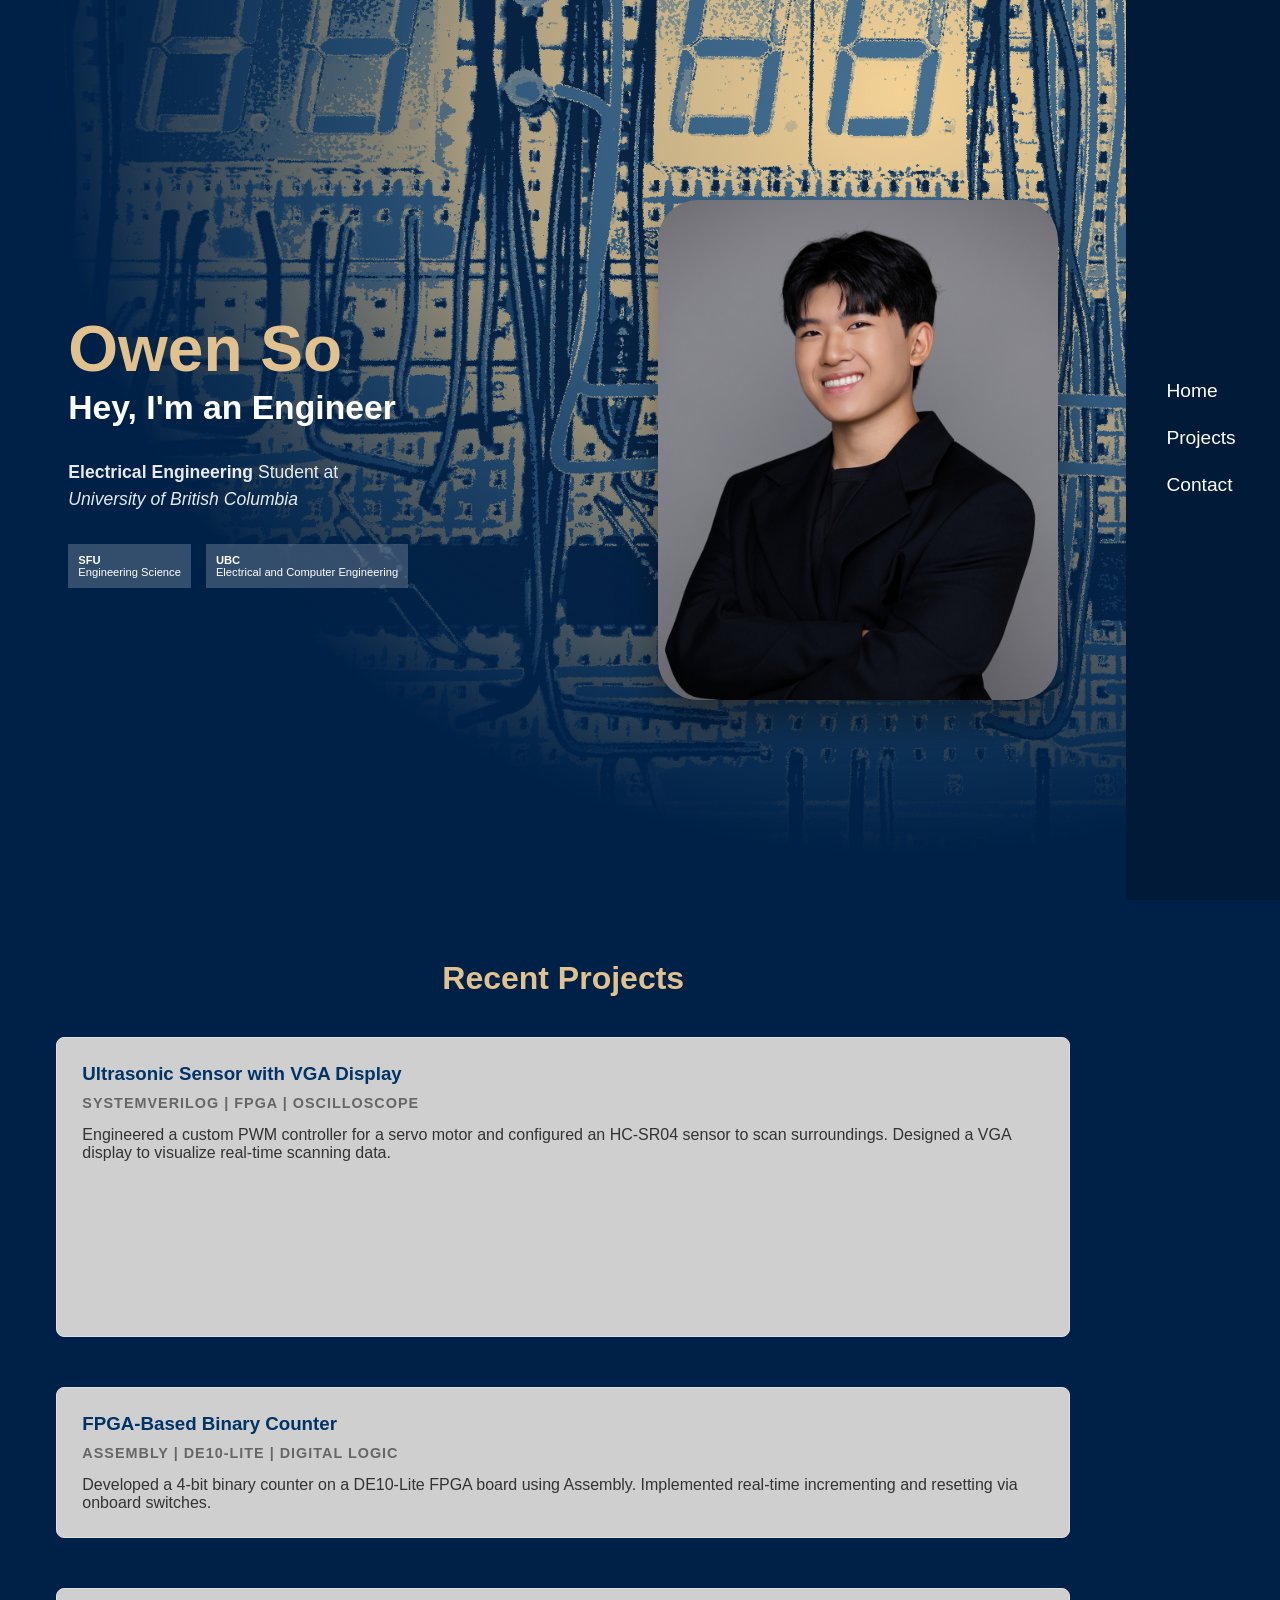
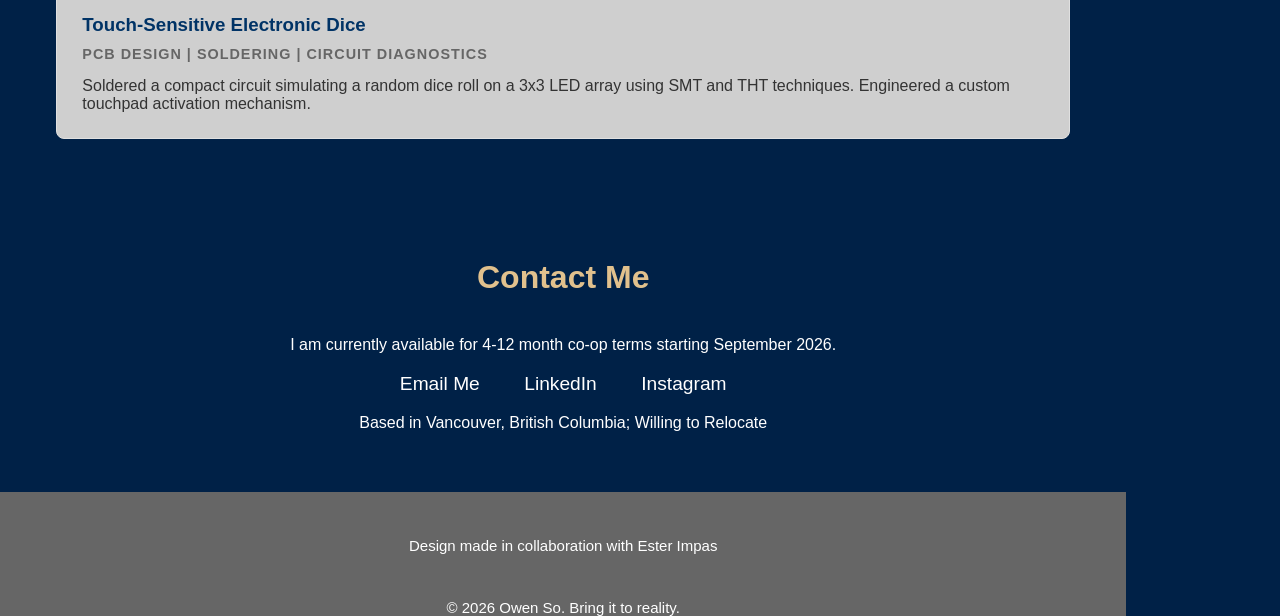
<file: index.html>
<!DOCTYPE html>
<html lang="en">
<head>
    <meta charset="UTF-8">
    <meta name="viewport" content="width=device-width, initial-scale=1.0">
    <title>Owen So | Portfolio</title>
    <link rel="stylesheet" href="style.css">
</head>
<body>

    
    <main id="hero-section">
        
            <div class="hero-content">
                <header>
                    <h1>Owen So</h1>
                    <h2 class="hero-words"></h2>
                </header>
                
                <p class="description">
                    <b>Electrical Engineering</b> Student at <br>
                    <i>University of British Columbia</i>
                </p>


                
                <div class="logos">
                    <div class="ece-tag">
                        <strong>SFU</strong>
                        <span>Engineering Science</span>
                    </div>
                    <div class="ece-tag">
                        <strong>UBC</strong>
                        <span>Electrical and Computer Engineering</span>
                    </div>
                </div>
            
            </div>

            <div class="image-container">
                <img src="owen-portrait.jpg" alt="Owen So" class="profile-img">
            </div>

        
    </main>

    <nav class="sidebar">
        <ul>
            <li><a href="#hero-section">Home</a></li>
            <li><a href="#projects">Projects</a></li>
            <!--<li><a href="#">Coursework</a></li>-->
            <!--<li><a href="#">Blog</a></li>-->
            <li><a href="#contact">Contact</a></li>
        </ul>
    </nav>

    <section id="projects">
        <div class="container">
            <h2 class="section-title">Recent Projects</h2>
            <div class="project-grid">
                
                <div class="project-card">
                    <h3>Ultrasonic Sensor with VGA Display</h3>
                    <p class="tech-stack">SystemVerilog | FPGA | Oscilloscope</p>
                    <p class="project-card-description">Engineered a custom PWM controller for a servo motor and configured an HC-SR04 sensor to scan surroundings. Designed a VGA display to visualize real-time scanning data.</p>
                </div>

                <div class="project-card">
                    <h3>FPGA-Based Binary Counter</h3>
                    <p class="tech-stack">Assembly | DE10-Lite | Digital Logic</p>
                    <p class="project-card-description">Developed a 4-bit binary counter on a DE10-Lite FPGA board using Assembly. Implemented real-time incrementing and resetting via onboard switches.</p>
                </div>

                <div class="project-card">
                    <h3>Touch-Sensitive Electronic Dice</h3>
                    <p class="tech-stack">PCB Design | Soldering | Circuit Diagnostics</p>
                    <p class="project-card-description">Soldered a compact circuit simulating a random dice roll on a 3x3 LED array using SMT and THT techniques. Engineered a custom touchpad activation mechanism.</p>
                </div>
            </div>
        </div>
    </section>

    <section id="contact">
        <div class="container">
            <h2 class="section-title">Contact Me</h2>
            <p>I am currently available for 4-12 month co-op terms starting September 2026.</p>
            
            <div class="contact-links">
                <a href="mailto:owenkcso@gmail.com" target="_blank" class="btn-outline">Email Me</a>
                <a href="https://www.linkedin.com/in/owen-so" target="_blank" class="btn-outline">LinkedIn</a>
                <a href="https://www.instagram.com/owan_suuu/" target="_blank" class="btn-outline">Instagram</a>
            </div>
            
            <p>Based in Vancouver, British Columbia; Willing to Relocate</p>
        </div>
    </section>

    

    <footer id="footer">
        <div class="container">
            <p class="footer-note">Design made in collaboration with Ester Impas</p>
        
            <p class="footer-note">&copy; 2026 Owen So. Bring it to reality.</p>
            
        </div>
    </footer>
    

    <script src="script.js"></script>

    

    
</body>
</html>
</file>
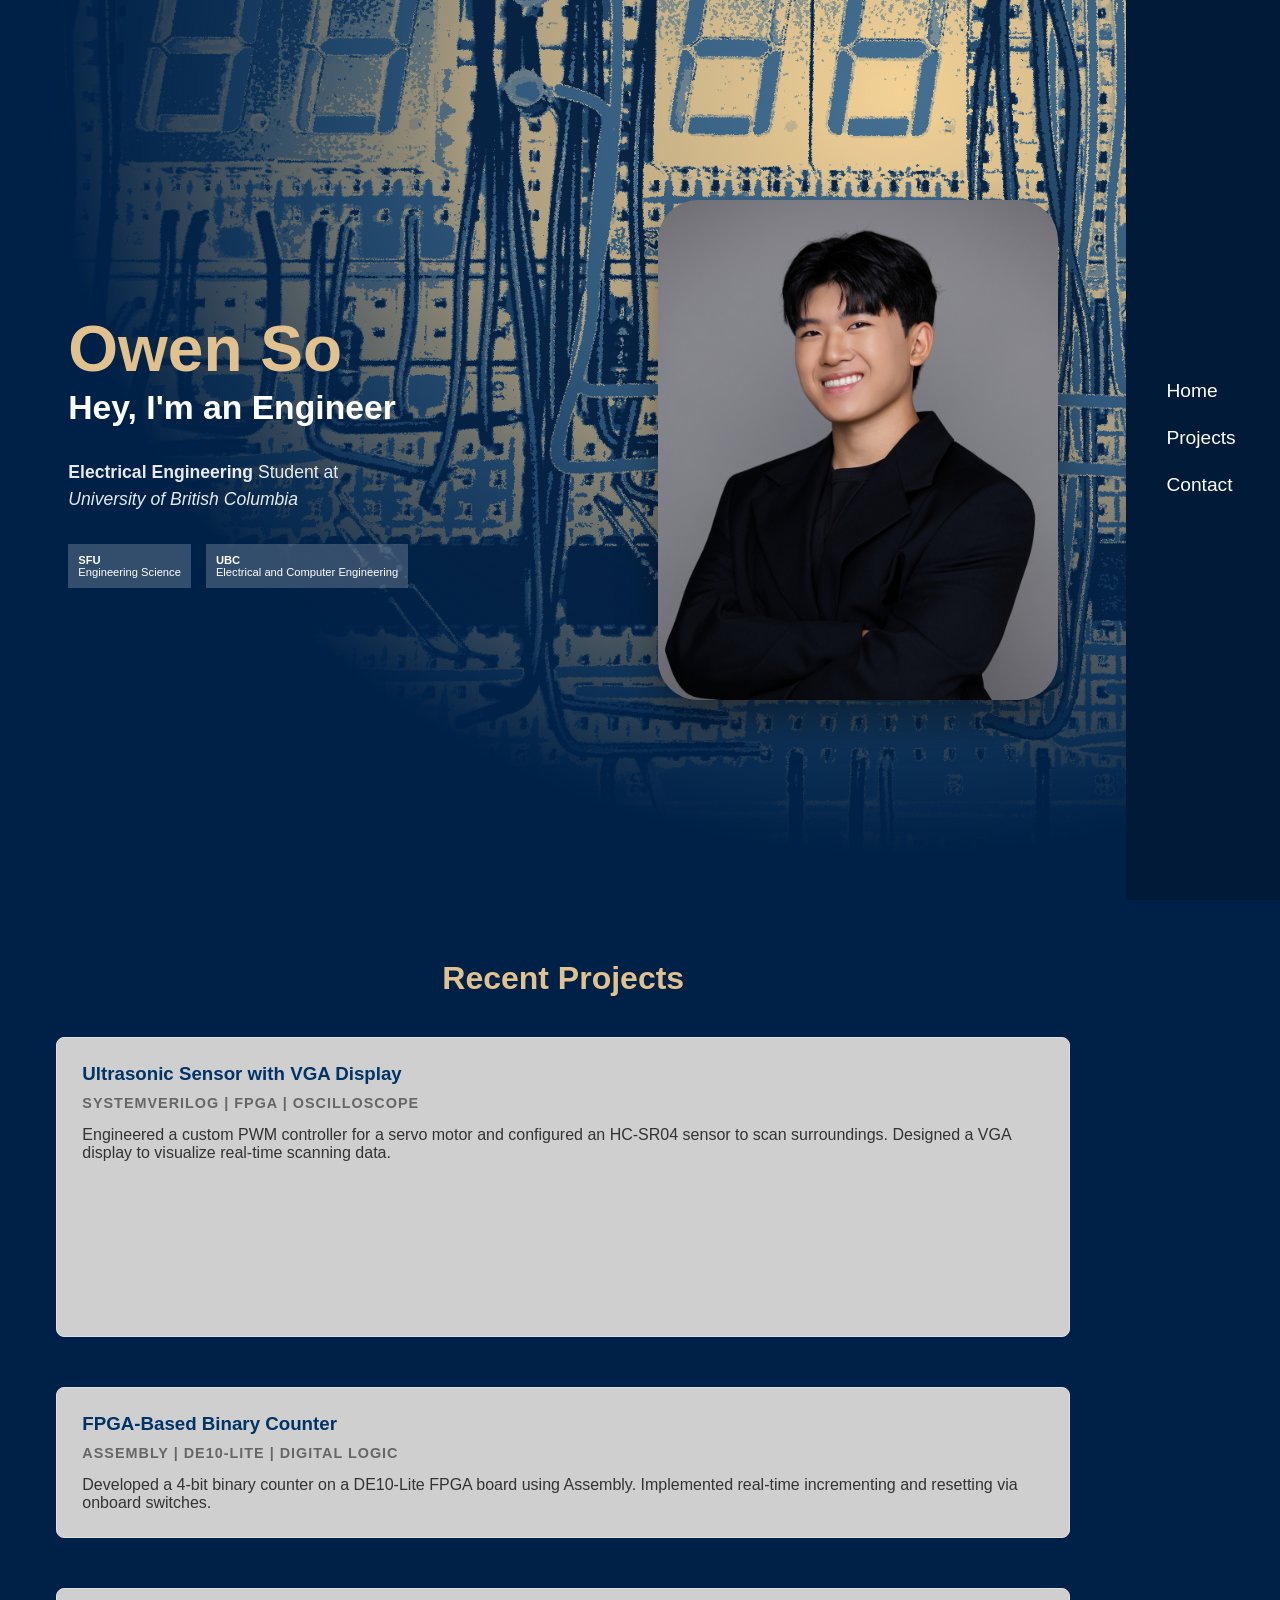
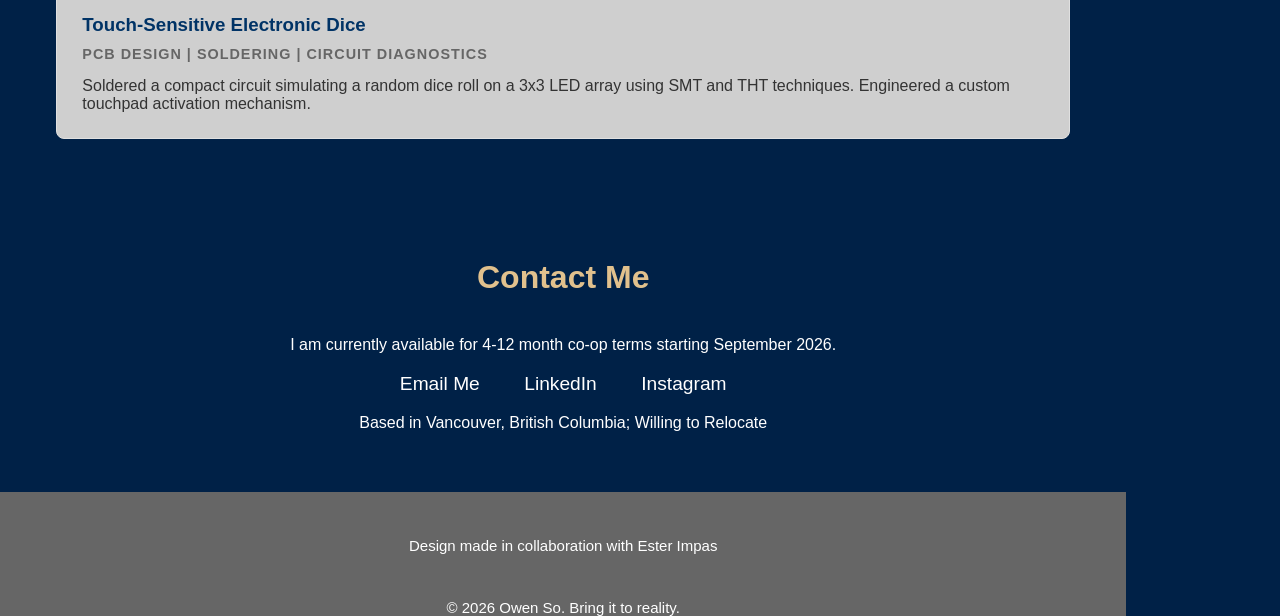
<file: test2.html>
<!DOCTYPE html>
<html lang="en">
<head>
    <meta charset="UTF-8">
    <meta name="viewport" content="width=device-width, initial-scale=1.0">
    <title>Owen So | Portfolio</title>
    <link rel="stylesheet" href="style.css">
</head>
<body>

    
    <main id="hero-section">
        
            <div class="hero-content">
                <header>
                    <h1>Owen So</h1>
                    <h2 class="hero-words"></h2>
                </header>
                
                <p class="description">
                    <b>Electrical Engineering</b> Student at <br>
                    <i>University of British Columbia</i>
                </p>


                
                <div class="logos">
                    <div class="ece-tag">
                        <strong>SFU</strong>
                        <span>Engineering Science</span>
                    </div>
                    <div class="ece-tag">
                        <strong>UBC</strong>
                        <span>Electrical and Computer Engineering</span>
                    </div>
                </div>
            
            </div>

            <div class="image-container">
                <img src="owen-portrait.jpg" alt="Owen So" class="profile-img">
            </div>

        
    </main>

    <nav class="sidebar">
        <ul>
            <li><a href="#hero-section">Home</a></li>
            <li><a href="#projects">Projects</a></li>
            <!--<li><a href="#">Coursework</a></li>-->
            <!--<li><a href="#">Blog</a></li>-->
            <li><a href="#contact">Contact</a></li>
        </ul>
    </nav>

    <section id="projects">
        <div class="container">
            <h2 class="section-title">Recent Projects</h2>
            <div class="project-grid">
                
                <div class="project-card">
                    <h3>Ultrasonic Sensor with VGA Display</h3>
                    <p class="tech-stack">SystemVerilog | FPGA | Oscilloscope</p>
                    <p class="project-card-description">Engineered a custom PWM controller for a servo motor and configured an HC-SR04 sensor to scan surroundings. Designed a VGA display to visualize real-time scanning data.</p>
                </div>

                <div class="project-card">
                    <h3>FPGA-Based Binary Counter</h3>
                    <p class="tech-stack">Assembly | DE10-Lite | Digital Logic</p>
                    <p class="project-card-description">Developed a 4-bit binary counter on a DE10-Lite FPGA board using Assembly. Implemented real-time incrementing and resetting via onboard switches.</p>
                </div>

                <div class="project-card">
                    <h3>Touch-Sensitive Electronic Dice</h3>
                    <p class="tech-stack">PCB Design | Soldering | Circuit Diagnostics</p>
                    <p class="project-card-description">Soldered a compact circuit simulating a random dice roll on a 3x3 LED array using SMT and THT techniques. Engineered a custom touchpad activation mechanism.</p>
                </div>
            </div>
        </div>
    </section>

    <section id="contact">
        <div class="container">
            <h2 class="section-title">Contact Me</h2>
            <p>I am currently available for 4-12 month co-op terms starting September 2026.</p>
            
            <div class="contact-links">
                <a href="mailto:owenkcso@gmail.com" target="_blank" class="btn-outline">Email Me</a>
                <a href="https://www.linkedin.com/in/owen-so" target="_blank" class="btn-outline">LinkedIn</a>
                <a href="https://www.instagram.com/owan_suuu/" target="_blank" class="btn-outline">Instagram</a>
            </div>
            
            <p>Based in Vancouver, British Columbia; Willing to Relocate</p>
        </div>
    </section>

    

    <footer id="footer">
        <div class="container">
            <p class="footer-note">Design made in collaboration with Ester Impas</p>
        
            <p class="footer-note">&copy; 2026 Owen So. Bring it to reality.</p>
            
        </div>
    </footer>
    

    <script src="script.js"></script>

    

    
</body>
</html>
</file>
<file: style.css>
:root {
    --bg-blue: #002147; /* Adjust to match your exact navy */
    --accent-gold: #e1c18d;
    --text-white: #ffffff;
    --sidebar-width: 12%;
}

* {
    margin: 0;
    padding: 0;
    box-sizing: border-box;
    font-family: 'Segoe UI', Tahoma, Geneva, Verdana, sans-serif;
}

body {
    display: block; 
    height: auto;   
    background-color: var(--bg-blue);
    color: var(--text-white);
    overflow-x: hidden; 
}

/* Main Hero Area */
#hero-section {
    flex: 1;
    display: flex;
    align-items: center;
    justify-content: center;
    gap: 250px;
    height: 100vh;
    padding: 0 5%;
    position: relative;
    
    /*background: linear-gradient(to right, rgba(0, 33, 71, 1), rgba(0, 33, 71, 0.5)), 
                url('owen_website_cover.png');*/
    background: radial-gradient(ellipse farthest-corner at 80% 10%, rgba(0, 33, 71, 0), rgba(0, 33, 71, 0.3), rgba(0, 33, 71, 1), rgba(0, 33, 71, 1)), url('owen_website_cover.png');
    background-size: cover;
    margin-right: var(--sidebar-width);
}

.hero-content h1 {
    font-size: 4rem;
    color: var(--accent-gold);
    margin-bottom: 0.2rem;
}

.hero-content h2 {
    font-size: 1.8rem;
    font-weight: 500;
    margin-bottom: 2rem;
}

.description {
    font-size: 1.1rem;
    line-height: 1.5;
    margin-bottom: 2rem;
    opacity: 0.9;
}

/* Logos */
.logos {
    display: flex;
    gap: 15px;
}

.logo-icon { height: 60px; }

.ece-tag {
    background: rgba(255, 255, 255, 0.2);
    padding: 10px;
    font-size: 0.7rem;
    display: flex;
    flex-direction: column;
}

/* Profile Image Styling */
.image-container {
    width: 400px;
    height: 500px;
    border-radius: 40px;
    overflow: hidden;
    box-shadow: 0 20px 40px rgba(0,0,0,0.4);
    flex-shrink: 0;
}

.profile-img {
    width: 100%;
    height: 100%;
    object-fit: cover;
    object-position: top;
}

/* Sidebar Navigation */
/* Change body to allow scrolling */

/* Base Sidebar Style (Default) */
.sidebar {
    width: var(--sidebar-width);
    background-color: #001a38;
    display: flex;
    align-items: center;
    padding-left: 40px;
    position: fixed; /* Fixed to side initially */
    top: 0;
    right: 0;
    height: 100vh;
    transition: all 0.4s ease-in-out;
    z-index: 1000;
}

/* Sticky Top Bar Style (Triggered by JS) */
.sidebar.sticky {
    width: 100%;
    height: 60px; /* Slimmer top bar */
    padding-left: 0;
    justify-content: center;
    background-color: rgba(0, 26, 56, 0.95);
    backdrop-filter: blur(10px);
    border-bottom: 1px solid var(--accent-gold);
}

.sidebar.sticky ul {
    display: flex; /* Horizontal links */
    gap: 30px;
}

.sidebar.sticky ul li {
    margin-bottom: 0; /* Remove vertical spacing */
}

.sidebar ul {
    list-style: none;
}

.sidebar ul li {
    margin-bottom: 25px;
}

.sidebar ul li a {
    text-decoration: none;
    color: var(--text-white);
    font-size: 1.2rem;
    transition: color 0.3s;
}

.sidebar ul li a:hover, .sidebar ul li a.active {
    color: var(--accent-gold);
}



.content {
    width: 100%;
    padding: 100px 10%;
    min-height: 100vh;
    background: #001a38; /* Slightly different blue to distinguish sections */
    border-top: 1px solid rgba(255, 255, 255, 0.1);
}

/* Sections General */
section {
    padding: 60px 0;
    margin-right: var(--sidebar-width);
}

.section-title {
    text-align: center;
    font-size: 2rem;
    margin-bottom: 40px;
    /*color: #FFF;*/
    color: var(--accent-gold);
    position: relative;
}

/* Projects Grid */

#projects {
    color: #333;
}

.project-grid {
    display: grid;
    grid-template-rows: repeat(auto-fit, minmax(300px, 1fr));
    gap: 50px;
}

.project-card {
    background: #cfcfcf;
    border: 1px solid #e0e0e0;
    padding: 25px;
    border-radius: 8px;
    transition: transform 0.2s;
    margin-left: 5%;
    margin-right: 5%;
}

.project-card:hover {
    transform: translateY(-5px);
    box-shadow: 0 5px 15px rgba(0,0,0,0.1);
}

.project-card h3 {
    margin-bottom: 10px;
    color: #003366;
}

.project-card a {
    text-decoration: none;
    color: #333;
}

.tech-stack {
    font-size: 0.9rem;
    font-weight: bold;
    color: #666;
    margin-bottom: 15px;
    text-transform: uppercase;
    letter-spacing: 1px;
}

/* Contact Me */
#contact {
    text-align: center;
}

#contact a {
    text-decoration: none;
    color: var(--text-white);
    font-size: 1.2rem;
    transition: color 0.3s;
}

#contact a:hover {
    color: var(--accent-gold);
}

.contact-links a {
    padding: 20px;
}

.contact-links {
    margin-top: 1.2rem;
    margin-bottom: 1.2rem;
}

/* Footer */
#footer div[class="container"] {
    min-height: 105px;
    background-color: #666;
    text-align: center;
    width: 88%;
}

.footer-note {
    padding-top: 45px;
    font-size: 15px;
}
</file>
